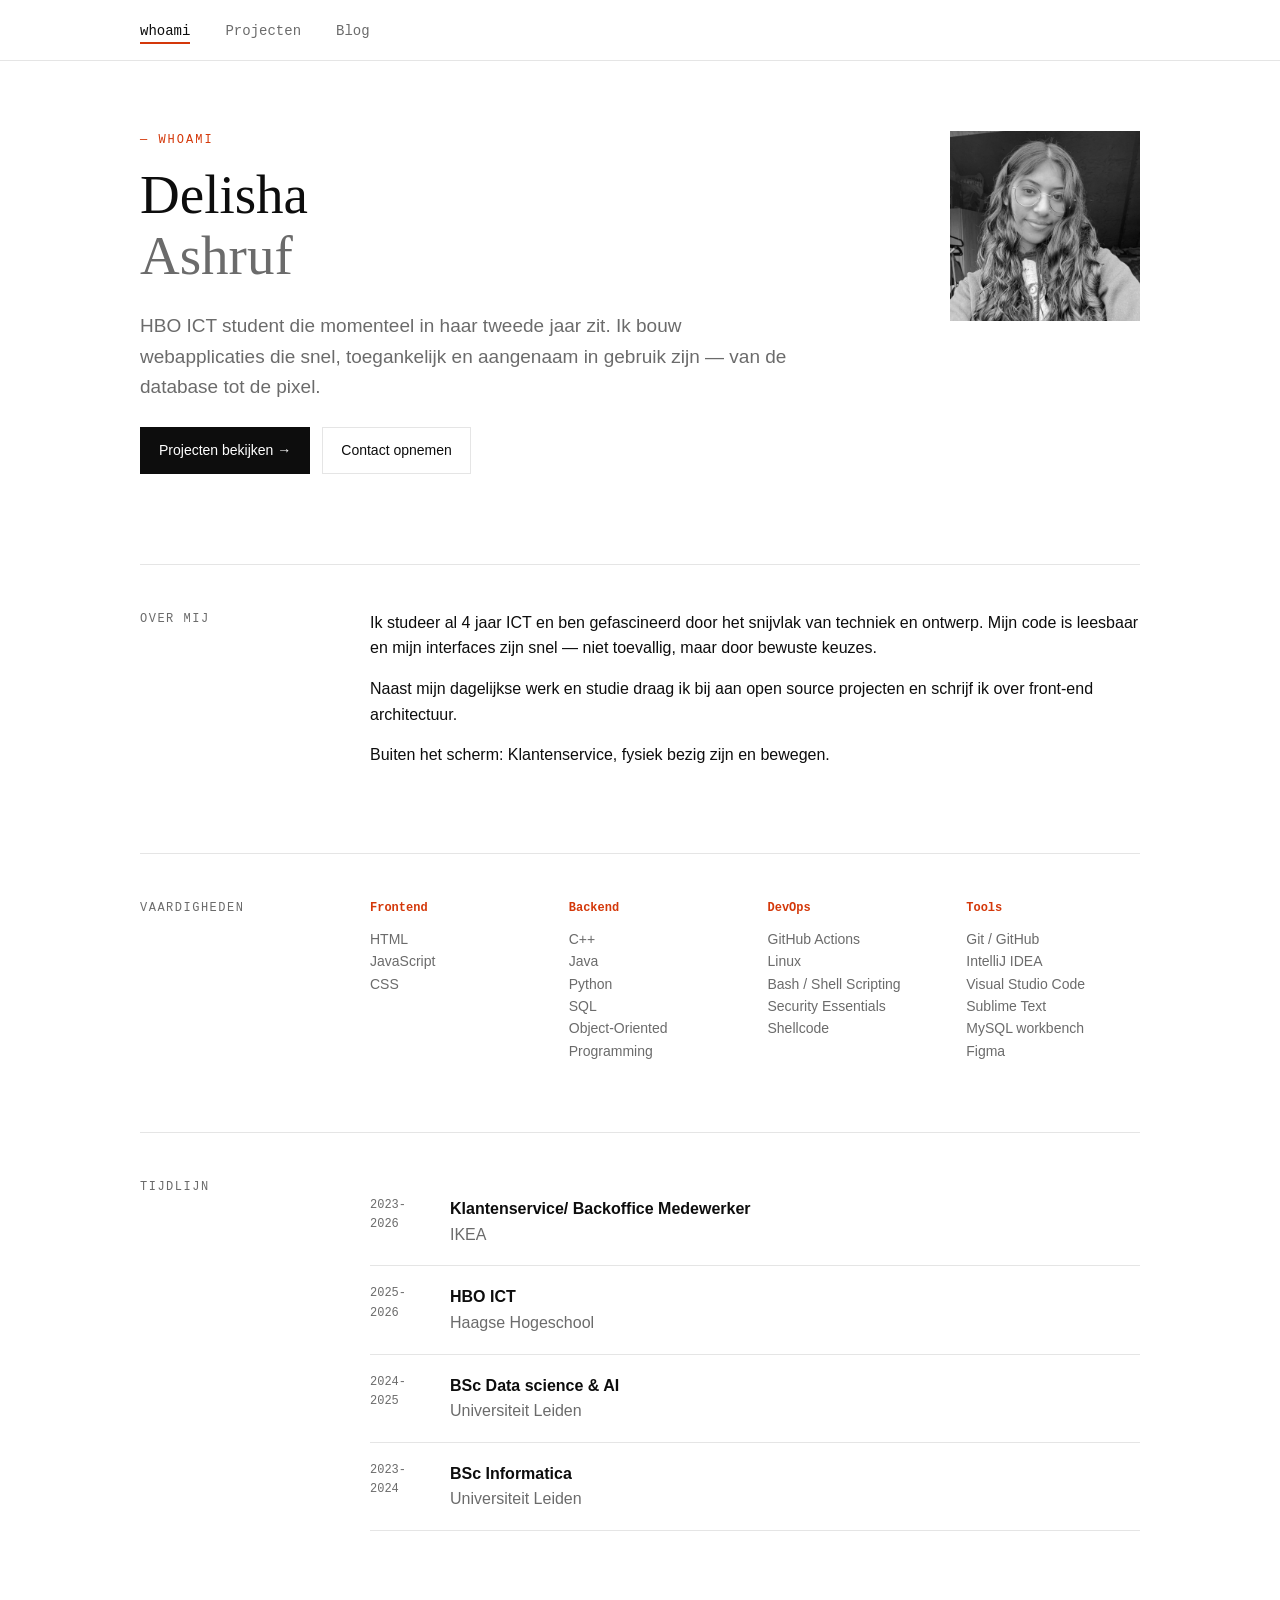
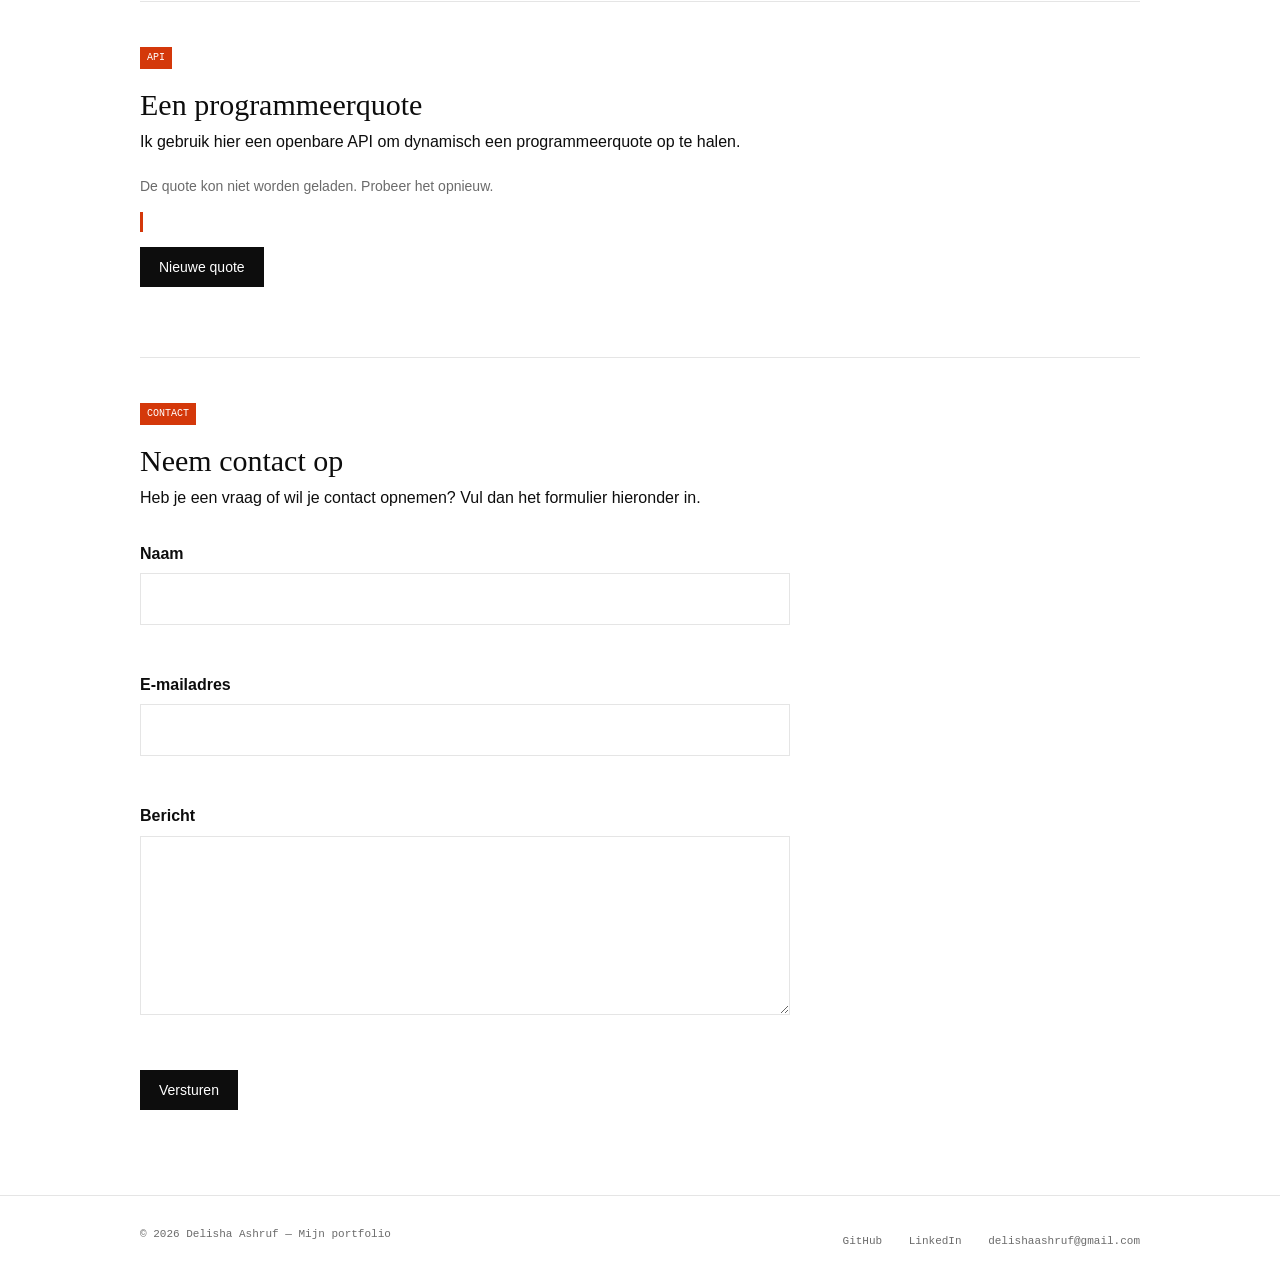
<file: index.html>
<!DOCTYPE html>
<html lang="nl">

<head>
    <!--
        Geeft aan dat dit een HTML5-document is.
    -->
    <meta charset="utf-8"/>

    <!--
        De viewport zorgt ervoor dat de website zich aanpast
        aan de breedte van het scherm.
        Dit is belangrijk voor responsive design op bijvoorbeeld
        een telefoon of tablet.
    -->
    <meta
        content="width=device-width, initial-scale=1.0"
        name="viewport"
    />

    <!--
        Titel die zichtbaar wordt in het browsertabblad.
    -->
    <title>Whoami - Delisha Ashruf</title>

    <!--
        Koppeling naar het externe CSS-bestand.

        HTML bepaalt voornamelijk de structuur van de pagina.
        CSS bepaalt voornamelijk de vormgeving en layout.
    -->
    <link
        href="style.css"
        rel="stylesheet"
    />
</head>


<body>

    <!-- ==================================================
         HEADER EN NAVIGATIE
         ================================================== -->

    <header>

        <div class="container">

            <!--
                De nav bevat de belangrijkste navigatielinks
                van mijn portfolio.
            -->
            <nav>

                <ul>

                    <!--
                        class="active" geeft aan op welke pagina
                        de gebruiker zich momenteel bevindt.
                    -->
                    <li>
                        <a
                            class="active"
                            href="index.html"
                        >
                            whoami
                        </a>
                    </li>

                    <!-- Link naar de projectenpagina -->
                    <li>
                        <a href="projecten.html">
                            Projecten
                        </a>
                    </li>

                    <!-- Link naar de blogpagina -->
                    <li>
                        <a href="blog.html">
                            Blog
                        </a>
                    </li>

                </ul>

            </nav>

        </div>

    </header>


    <!-- ==================================================
         HOOFDINHOUD
         ================================================== -->

    <main class="container page">


        <!-- ==================================================
             HERO / INTRODUCTIE
             ================================================== -->

        <!--
            De hero is het eerste grote gedeelte van de pagina.
            Hier stel ik mezelf kort voor.
        -->
        <section class="hero">

            <div class="hero-text">

                <!--
                    Klein label boven mijn naam.
                -->
                <div class="label">
                    — whoami
                </div>


                <!--
                    h1 is de belangrijkste titel van de pagina.
                    Daarom gebruik ik hier mijn naam als hoofdheading.

                    <br/> zorgt ervoor dat mijn voor- en achternaam
                    op een nieuwe regel komen.
                -->
                <h1>
                    Delisha<br/>
                    <span style="color:#6b6b6b;">
                        Ashruf
                    </span>
                </h1>


                <!--
                    Korte introductie over mijzelf.
                -->
                <p class="intro">
                    HBO ICT student die momenteel in haar tweede jaar zit.
                    Ik bouw webapplicaties die snel, toegankelijk en
                    aangenaam in gebruik zijn — van de database tot de pixel.
                </p>


                <!--
                    Deze twee links zijn vormgegeven als knoppen.

                    De eerste link verwijst naar mijn projecten.
                    De tweede gebruikt mailto om een e-mail te openen.
                -->
                <div class="buttons">

                    <!-- Link naar de projectenpagina -->
                    <a
                        class="button primary"
                        href="projecten.html"
                    >
                        Projecten bekijken →
                    </a>

                    <!-- Link waarmee de gebruiker contact kan opnemen -->
                    <a
                        class="button"
                        href="mailto:delishaashruf@gmail.com"
                    >
                        Contact opnemen
                    </a>

                </div>

            </div>


            <!--
                Afbeelding van mijzelf.

                De alt-tekst beschrijft de afbeelding.
                Dit is belangrijk voor toegankelijkheid, bijvoorbeeld
                wanneer iemand een screenreader gebruikt.
            -->
            <img
                alt="Portretfoto van Delisha Ashruf"
                class="photo"
                src="delisha.JPG"
            />

        </section>


        <!-- ==================================================
             OVER MIJ
             ================================================== -->

        <!--
            Elke belangrijke inhoudelijke groep staat in een
            eigen section.

            Hierdoor is de HTML semantischer en blijft de
            structuur overzichtelijk.
        -->
        <section class="section">

            <div class="section-grid">

                <!-- Titel van deze sectie -->
                <h2 class="section-title">
                    Over mij
                </h2>


                <!-- Tekst over mijzelf -->
                <div>

                    <p>
                        Ik studeer al 4 jaar ICT en ben gefascineerd door het
                        snijvlak van techniek en ontwerp. Mijn code is leesbaar
                        en mijn interfaces zijn snel — niet toevallig, maar
                        door bewuste keuzes.
                    </p>


                    <p>
                        Naast mijn dagelijkse werk en studie draag ik bij aan
                        open source projecten en schrijf ik over front-end architectuur.
                    </p>


                    <p>
                        Buiten het scherm: Klantenservice, fysiek bezig zijn en bewegen.
                    </p>

                </div>

            </div>

        </section>


        <!-- ==================================================
             VAARDIGHEDEN
             ================================================== -->

        <!--
            Hier staan mijn technische vaardigheden.

            Ik heb ze verdeeld over verschillende categorieën
            zodat de informatie overzichtelijk blijft.
        -->
        <section class="section">

            <div class="section-grid">

                <!-- Titel van de vaardigheden-sectie -->
                <h2 class="section-title">
                    Vaardigheden
                </h2>


                <!--
                    Container waarin de verschillende
                    vaardigheidscategorieën staan.
                -->
                <div class="skills">


                    <!-- ==========================
                         FRONTEND
                         ========================== -->

                    <div>

                        <h3>
                            Frontend
                        </h3>

                        <ul>
                            <li>HTML</li>
                            <li>JavaScript</li>
                            <li>CSS</li>
                        </ul>

                    </div>


                    <!-- ==========================
                         BACKEND
                         ========================== -->

                    <div>

                        <h3>
                            Backend
                        </h3>

                        <ul>
                            <li>C++</li>
                            <li>Java</li>
                            <li>Python</li>
                            <li>SQL</li>
                            <li>Object-Oriented Programming</li>
                        </ul>

                    </div>


                    <!-- ==========================
                         DEVOPS
                         ========================== -->

                    <div>

                        <h3>
                            DevOps
                        </h3>

                        <ul>
                            <li>GitHub Actions</li>
                            <li>Linux</li>
                            <li>Bash / Shell Scripting</li>
                            <li>Security Essentials</li>
                            <li>Shellcode</li>
                        </ul>

                    </div>


                    <!-- ==========================
                         TOOLS
                         ========================== -->

                    <div>

                        <h3>
                            Tools
                        </h3>

                        <ul>
                            <li>Git / GitHub</li>
                            <li>IntelliJ IDEA</li>
                            <li>Visual Studio Code</li>
                            <li>Sublime Text</li>
                            <li>MySQL workbench</li>
                            <li>Figma</li>
                        </ul>

                    </div>

                </div>

            </div>

        </section>


        <!-- ==================================================
             TIJDLIJN
             ================================================== -->

        <!--
            Een ordered list (<ol>) wordt hier gebruikt omdat
            de onderdelen een chronologische volgorde hebben.

            Een <ol> is bedoeld voor een lijst waarbij de
            volgorde betekenis heeft.
        -->
        <section class="section">

            <div class="section-grid">

                <!-- Titel van de tijdlijn -->
                <h2 class="section-title">
                    Tijdlijn
                </h2>


                <!--
                    Chronologische lijst van werkervaring
                    en opleidingen.
                -->
                <ol class="timeline">


                    <!-- ==========================
                         WERKERVARING
                         ========================== -->

                    <li>

                        <!-- Periode -->
                        <span class="year">
                            2023-2026
                        </span>

                        <div>

                            <!-- Functie -->
                            <strong>
                                Klantenservice/ Backoffice Medewerker
                            </strong>

                            <br/>

                            <!-- Organisatie -->
                            <span style="color:#6b6b6b;">
                                IKEA
                            </span>

                        </div>

                    </li>


                    <!-- ==========================
                         HUIDIGE OPLEIDING
                         ========================== -->

                    <li>

                        <!-- Periode -->
                        <span class="year">
                            2025-2026
                        </span>

                        <div>

                            <!-- Opleiding -->
                            <strong>
                                HBO ICT
                            </strong>

                            <br/>

                            <!-- Onderwijsinstelling -->
                            <span style="color:#6b6b6b;">
                                Haagse Hogeschool
                            </span>

                        </div>

                    </li>


                    <!-- ==========================
                         VORIGE OPLEIDING
                         ========================== -->

                    <li>

                        <!-- Periode -->
                        <span class="year">
                            2024-2025
                        </span>

                        <div>

                            <!-- Opleiding -->
                            <strong>
                                BSc Data science &amp; AI
                            </strong>

                            <br/>

                            <!-- Onderwijsinstelling -->
                            <span style="color:#6b6b6b;">
                                Universiteit Leiden
                            </span>

                        </div>

                    </li>


                    <!-- ==========================
                         VORIGE OPLEIDING
                         ========================== -->

                    <li>

                        <!-- Periode -->
                        <span class="year">
                            2023-2024
                        </span>

                        <div>

                            <!-- Opleiding -->
                            <strong>
                                BSc Informatica
                            </strong>

                            <br/>

                            <!-- Onderwijsinstelling -->
                            <span style="color:#6b6b6b;">
                                Universiteit Leiden
                            </span>

                        </div>

                    </li>

                </ol>

            </div>

        </section>


        <!-- ==================================================
             OPDRACHT 2 - API
             ================================================== -->

        <!--
            Deze section hoort bij WPFW Opdracht 2.

            Met JavaScript wordt hier dynamisch een quote
            opgehaald vanuit een externe API.

            De HTML bevat de structuur en de plek waar de
            quote uiteindelijk moet verschijnen.
        -->
        <section
            class="opdracht2-section"
            id="programmeerquote"
        >

            <!-- Categorie-label -->
            <span class="category">
                API
            </span>


            <!-- Titel van de API-sectie -->
            <h2>
                Een programmeerquote
            </h2>


            <!-- Uitleg over het gebruik van de API -->
            <p>
                Ik gebruik hier een openbare API om dynamisch
                een programmeerquote op te halen.
            </p>


            <!--
                aria-live="polite" zorgt ervoor dat wijzigingen
                in dit element toegankelijk worden doorgegeven
                aan een screenreader.

                JavaScript kan de tekst bijvoorbeeld veranderen
                van "Quote wordt geladen..." naar een andere status.
            -->
            <div
                aria-live="polite"
                class="quote-status"
                id="quote-status"
            >
                Quote wordt geladen...
            </div>


            <!--
                Hier wordt de quote door JavaScript ingevuld.

                Het element is leeg in de HTML omdat de gegevens
                vanuit de API worden opgehaald.
            -->
            <blockquote
                class="quote-content"
                id="quote-content"
            ></blockquote>


            <!--
                Hier wordt de naam van de auteur door
                JavaScript ingevuld.
            -->
            <p
                class="quote-author"
                id="quote-author"
            ></p>


            <!--
                Deze knop kan via JavaScript een nieuwe
                quote ophalen wanneer de gebruiker erop klikt.
            -->
            <button
                class="button primary"
                id="new-quote"
                type="button"
            >
                Nieuwe quote
            </button>

        </section>


        <!-- ==================================================
             OPDRACHT 2 - CONTACTFORMULIER
             ================================================== -->

        <section
            class="opdracht2-section"
            id="contact"
        >

            <!-- Categorie-label -->
            <span class="category">
                CONTACT
            </span>


            <!-- Titel van het contactformulier -->
            <h2>
                Neem contact op
            </h2>


            <!-- Korte uitleg voor de gebruiker -->
            <p>
                Heb je een vraag of wil je contact opnemen?
                Vul dan het formulier hieronder in.
            </p>


            <!--
                Contactformulier.

                novalidate zorgt ervoor dat de standaard
                browservalidatie wordt uitgeschakeld.

                Hierdoor kan JavaScript zelf bepalen hoe
                de validatie en foutmeldingen worden uitgevoerd.
            -->
            <form
                class="contact-form"
                id="contact-form"
                novalidate
            >


                <!-- ==========================
                     NAAM
                     ========================== -->

                <div class="form-field">

                    <!--
                        for="naam" koppelt het label aan
                        het inputveld met id="naam".
                    -->
                    <label for="naam">
                        Naam
                    </label>


                    <!--
                        Inputveld voor de naam.

                        aria-describedby verwijst naar de
                        mogelijke foutmelding.

                        aria-invalid geeft aan of de huidige
                        invoer geldig is.

                        autocomplete helpt de browser bij
                        het automatisch invullen.
                    -->
                    <input
                        aria-describedby="naam-error"
                        aria-invalid="false"
                        autocomplete="name"
                        id="naam"
                        name="naam"
                        type="text"
                    />


                    <!--
                        Hier kan JavaScript een foutmelding plaatsen.

                        aria-live zorgt ervoor dat de wijziging
                        toegankelijk wordt aangekondigd.
                    -->
                    <p
                        aria-live="polite"
                        class="field-error"
                        id="naam-error"
                    ></p>

                </div>


                <!-- ==========================
                     E-MAIL
                     ========================== -->

                <div class="form-field">

                    <!-- Label van het e-mailveld -->
                    <label for="email">
                        E-mailadres
                    </label>


                    <!--
                        Inputveld voor het e-mailadres.

                        type="email" geeft aan dat hier een
                        e-mailadres wordt verwacht.
                    -->
                    <input
                        aria-describedby="email-error"
                        aria-invalid="false"
                        autocomplete="email"
                        id="email"
                        name="email"
                        type="email"
                    />


                    <!--
                        Hier wordt een eventuele foutmelding
                        voor het e-mailadres geplaatst.
                    -->
                    <p
                        aria-live="polite"
                        class="field-error"
                        id="email-error"
                    ></p>

                </div>


                <!-- ==========================
                     BERICHT
                     ========================== -->

                <div class="form-field">

                    <!-- Label van het berichtveld -->
                    <label for="bericht">
                        Bericht
                    </label>


                    <!--
                        textarea wordt gebruikt voor langere
                        tekst, zoals een bericht.
                    -->
                    <textarea
                        aria-describedby="bericht-error"
                        aria-invalid="false"
                        id="bericht"
                        rows="6"
                    ></textarea>


                    <!--
                        Hier wordt een eventuele foutmelding
                        voor het bericht geplaatst.
                    -->
                    <p
                        aria-live="polite"
                        class="field-error"
                        id="bericht-error"
                    ></p>

                </div>


                <!--
                    Submit-knop van het formulier.

                    JavaScript kan eerst controleren of
                    de ingevulde gegevens geldig zijn.
                -->
                <button
                    class="button primary"
                    type="submit"
                >
                    Versturen
                </button>


                <!--
                    Hier kan JavaScript een succesmelding
                    plaatsen nadat het formulier correct
                    is gecontroleerd.
                -->
                <p
                    aria-live="polite"
                    class="form-success"
                    id="form-success"
                ></p>

            </form>

        </section>

    </main>


    <!-- ==================================================
         FOOTER
         ================================================== -->

    <footer>

        <div class="container footer-content">

            <!-- Copyrightinformatie -->
            <p>
                © 2026 Delisha Ashruf — Mijn portfolio
            </p>


            <!--
                Links naar externe/professionele
                contactmogelijkheden.
            -->
            <div class="links">

                <!--
                    target="_blank" opent GitHub
                    in een nieuw tabblad.
                -->
                <a
                    href="https://github.com/delisha11"
                    target="_blank"
                >
                    GitHub
                </a>


                <!--
                    target="_blank" opent LinkedIn
                    in een nieuw tabblad.
                -->
                <a
                    href="https://linkedin.com"
                    target="_blank"
                >
                    LinkedIn
                </a>


                <!--
                    mailto opent het standaard
                    e-mailprogramma van de gebruiker.
                -->
                <a
                    href="mailto:delishaashruf@gmail.com"
                >
                    delishaashruf@gmail.com
                </a>

            </div>

        </div>

    </footer>


    <!-- ==================================================
         JAVASCRIPT
         ================================================== -->

    <!--
        Koppeling naar het JavaScript-bestand.

        defer zorgt ervoor dat het script pas wordt uitgevoerd
        nadat de HTML is ingelezen.

        Hierdoor kan JavaScript veilig zoeken naar elementen
        zoals:
        - #contact-form
        - #new-quote
        - #quote-content
    -->
    <script
        defer
        src="script.js"
    ></script>

</body>
</html>
</file>
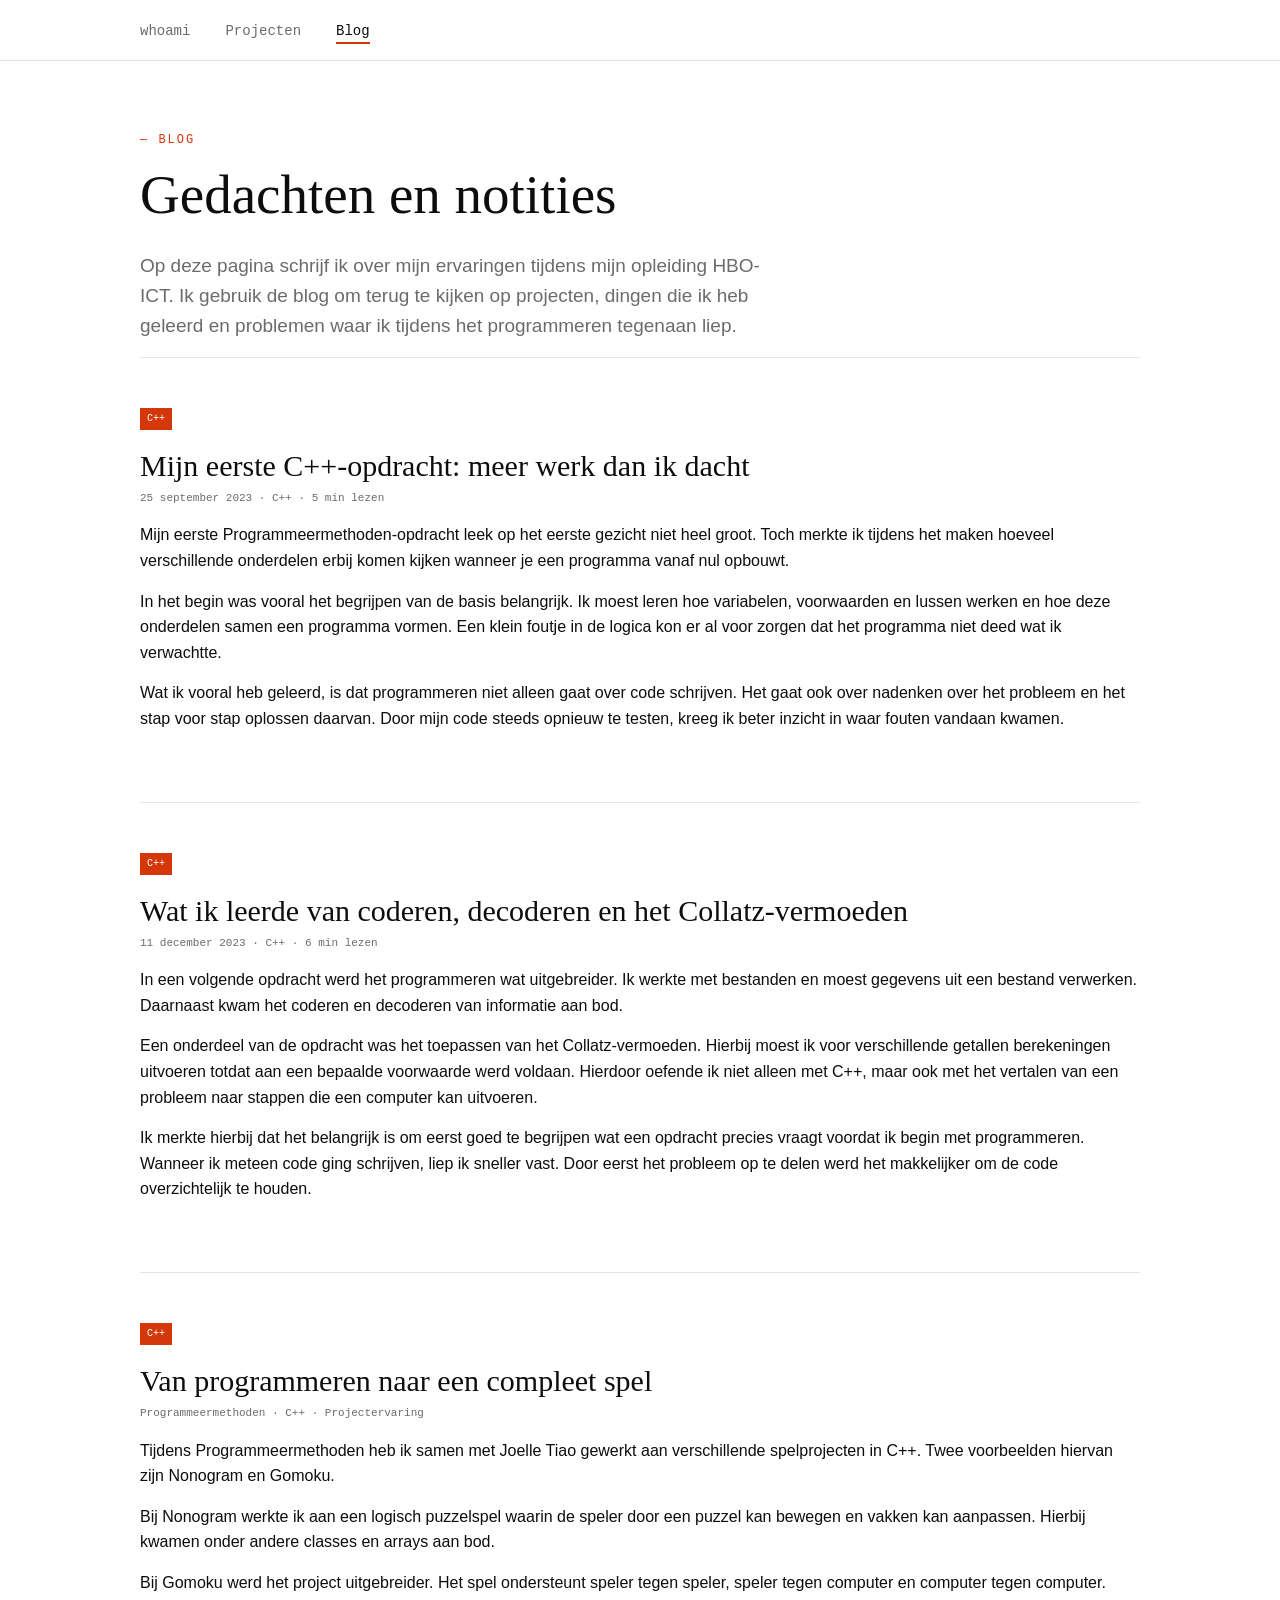
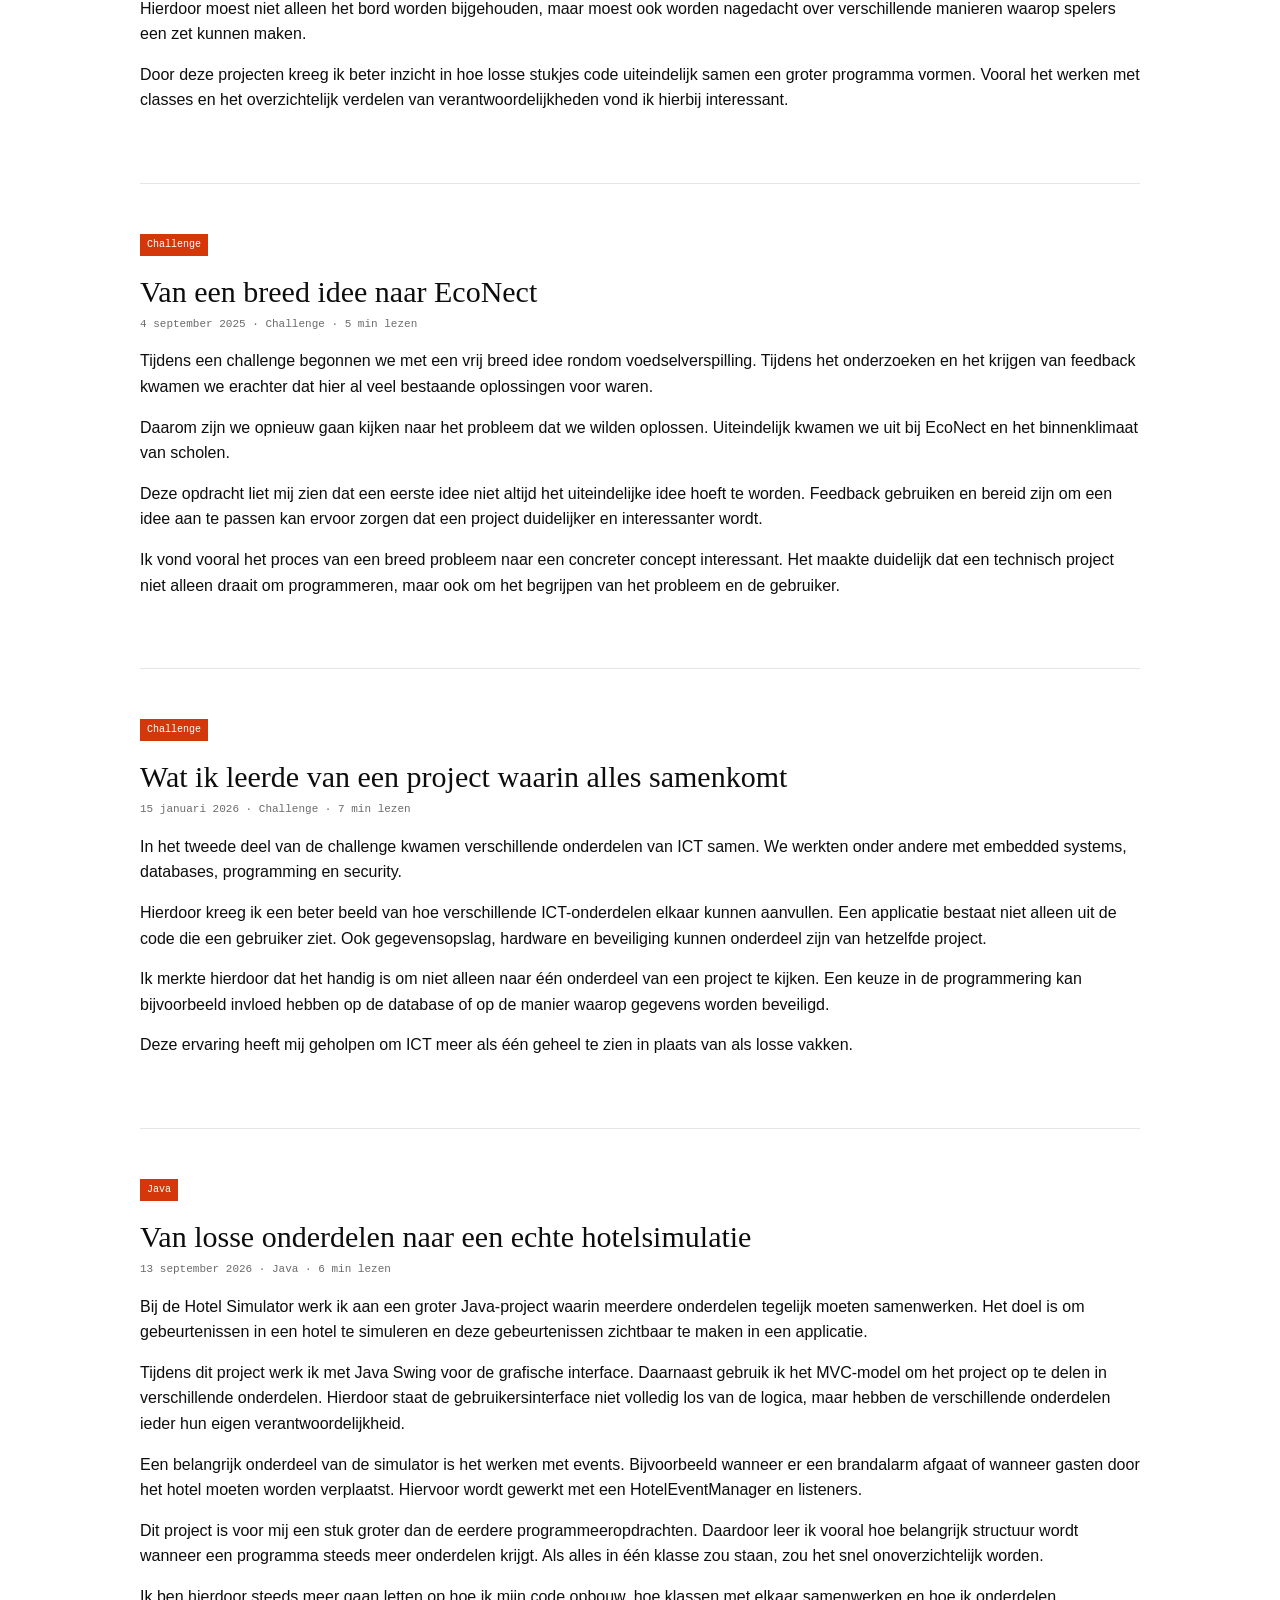
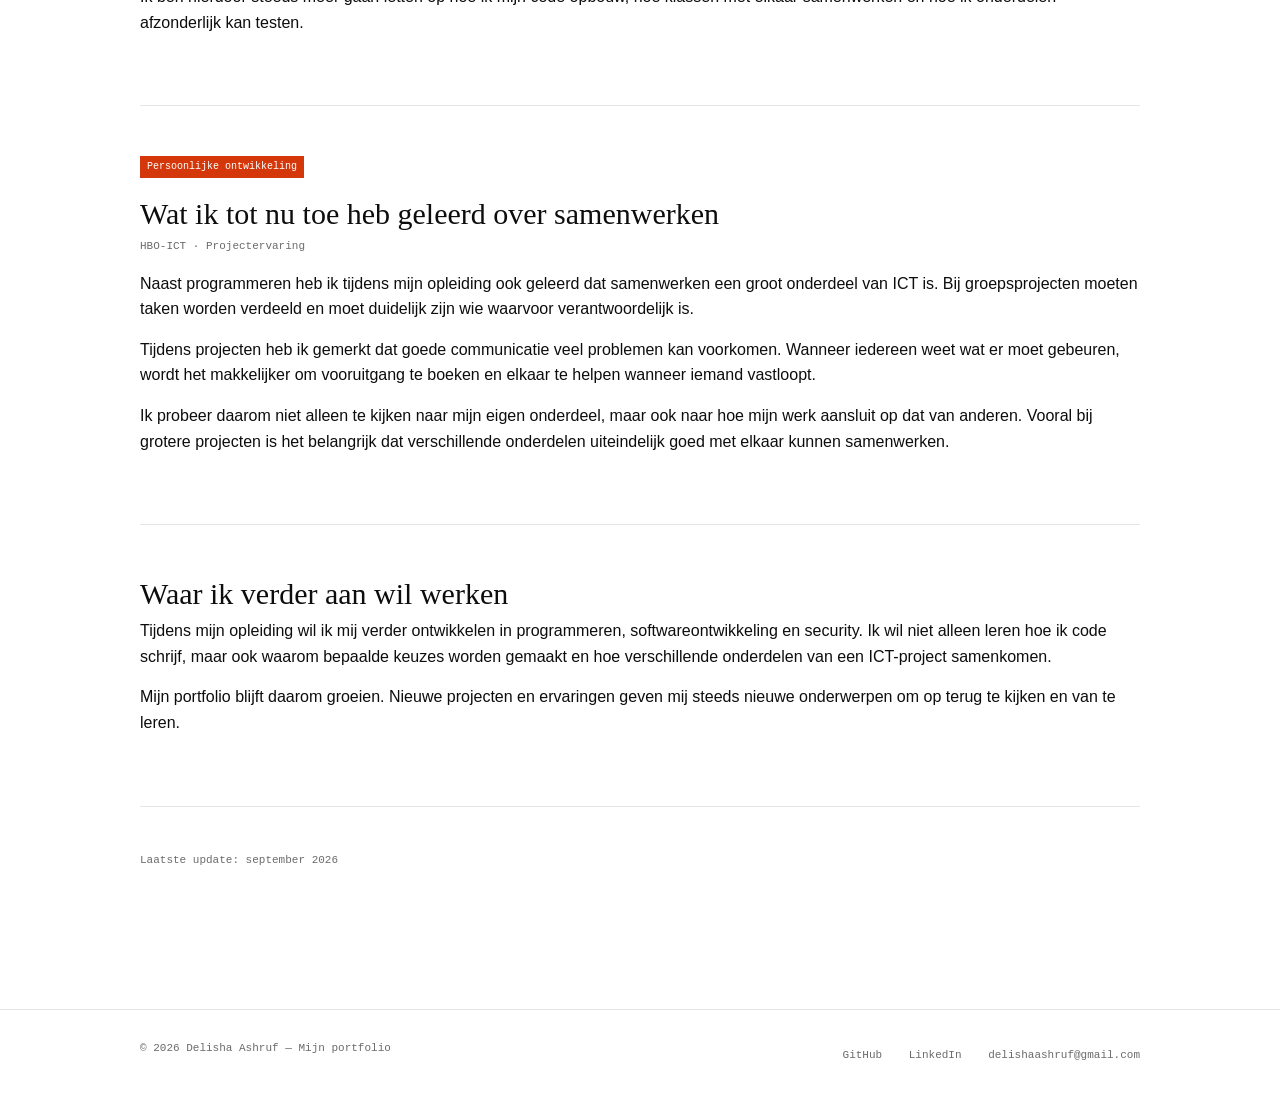
<file: blog.html>
<!DOCTYPE html>
<html lang="nl">

<head>
    <!-- Geeft aan dat het document HTML5 gebruikt -->
    <meta charset="utf-8">

    <!-- Zorgt ervoor dat de pagina goed schaalt op verschillende schermformaten -->
    <meta content="width=device-width, initial-scale=1.0" name="viewport">

    <!-- Titel die in het browsertabblad wordt weergegeven -->
    <title>Blog - Delisha Ashruf</title>

    <!-- Koppeling naar het externe CSS-bestand voor de opmaak -->
    <link href="style.css" rel="stylesheet">
</head>

<body>

    <!-- Header bevat de navigatie van de website -->
    <header>
        <div class="container">

            <!-- Navigatiemenu waarmee tussen de pagina's kan worden gewisseld -->
            <nav>
                <ul>
                    <li>
                        <a href="index.html">whoami</a>
                    </li>

                    <li>
                        <a href="projecten.html">Projecten</a>
                    </li>

                    <!-- class="active" geeft aan dat dit de huidige pagina is -->
                    <li>
                        <a class="active" href="blog.html">Blog</a>
                    </li>
                </ul>
            </nav>

        </div>
    </header>


    <!--
        Main bevat de belangrijkste inhoud van de pagina.
        De class "container" zorgt ervoor dat de inhoud dezelfde
        breedte/opmaak gebruikt als de andere pagina's.
    -->
    <main class="container page">

        <!-- Klein label bovenaan de pagina -->
        <div class="label">— Blog</div>

        <!-- Hoofdtitel van de blogpagina -->
        <h1>Gedachten en notities</h1>

        <!-- Introductietekst van de blog -->
        <p class="intro">
            Op deze pagina schrijf ik over mijn ervaringen tijdens mijn opleiding
            HBO-ICT. Ik gebruik de blog om terug te kijken op projecten, dingen
            die ik heb geleerd en problemen waar ik tijdens het programmeren
            tegenaan liep.
        </p>


        <!--
            BLOGARTIKEL 1
            Onderwerp: C++
        -->
        <section class="section">

            <!-- Categorie van dit blogartikel -->
            <span class="category">C++</span>

            <!-- Titel van het blogartikel -->
            <h2>Mijn eerste C++-opdracht: meer werk dan ik dacht</h2>

            <!-- Datum, onderwerp en geschatte leestijd -->
            <p class="date">
                25 september 2023 · C++ · 5 min lezen
            </p>

            <!-- Eerste alinea van het artikel -->
            <p>
                Mijn eerste Programmeermethoden-opdracht leek op het eerste gezicht
                niet heel groot. Toch merkte ik tijdens het maken hoeveel verschillende
                onderdelen erbij komen kijken wanneer je een programma vanaf nul opbouwt.
            </p>

            <!-- Tweede alinea -->
            <p>
                In het begin was vooral het begrijpen van de basis belangrijk.
                Ik moest leren hoe variabelen, voorwaarden en lussen werken en hoe
                deze onderdelen samen een programma vormen. Een klein foutje in de
                logica kon er al voor zorgen dat het programma niet deed wat ik verwachtte.
            </p>

            <!-- Derde alinea -->
            <p>
                Wat ik vooral heb geleerd, is dat programmeren niet alleen gaat over
                code schrijven. Het gaat ook over nadenken over het probleem en het
                stap voor stap oplossen daarvan. Door mijn code steeds opnieuw te
                testen, kreeg ik beter inzicht in waar fouten vandaan kwamen.
            </p>

        </section>


        <!--
            BLOGARTIKEL 2
            Onderwerp: Coderen, decoderen en het Collatz-vermoeden
        -->
        <section class="section">

            <span class="category">C++</span>

            <h2>Wat ik leerde van coderen, decoderen en het Collatz-vermoeden</h2>

            <p class="date">
                11 december 2023 · C++ · 6 min lezen
            </p>

            <p>
                In een volgende opdracht werd het programmeren wat uitgebreider.
                Ik werkte met bestanden en moest gegevens uit een bestand verwerken.
                Daarnaast kwam het coderen en decoderen van informatie aan bod.
            </p>

            <p>
                Een onderdeel van de opdracht was het toepassen van het
                Collatz-vermoeden. Hierbij moest ik voor verschillende getallen
                berekeningen uitvoeren totdat aan een bepaalde voorwaarde werd voldaan.
                Hierdoor oefende ik niet alleen met C++, maar ook met het vertalen
                van een probleem naar stappen die een computer kan uitvoeren.
            </p>

            <p>
                Ik merkte hierbij dat het belangrijk is om eerst goed te begrijpen
                wat een opdracht precies vraagt voordat ik begin met programmeren.
                Wanneer ik meteen code ging schrijven, liep ik sneller vast.
                Door eerst het probleem op te delen werd het makkelijker om de code
                overzichtelijk te houden.
            </p>

        </section>


        <!--
            BLOGARTIKEL 3
            Onderwerp: Nonogram en Gomoku
        -->
        <section class="section">

            <span class="category">C++</span>

            <h2>Van programmeren naar een compleet spel</h2>

            <p class="date">
                Programmeermethoden · C++ · Projectervaring
            </p>

            <p>
                Tijdens Programmeermethoden heb ik samen met Joelle Tiao gewerkt
                aan verschillende spelprojecten in C++. Twee voorbeelden hiervan
                zijn Nonogram en Gomoku.
            </p>

            <p>
                Bij Nonogram werkte ik aan een logisch puzzelspel waarin de speler
                door een puzzel kan bewegen en vakken kan aanpassen. Hierbij kwamen
                onder andere classes en arrays aan bod.
            </p>

            <p>
                Bij Gomoku werd het project uitgebreider. Het spel ondersteunt
                speler tegen speler, speler tegen computer en computer tegen computer.
                Hierdoor moest niet alleen het bord worden bijgehouden, maar moest
                ook worden nagedacht over verschillende manieren waarop spelers
                een zet kunnen maken.
            </p>

            <p>
                Door deze projecten kreeg ik beter inzicht in hoe losse stukjes code
                uiteindelijk samen een groter programma vormen. Vooral het werken
                met classes en het overzichtelijk verdelen van verantwoordelijkheden
                vond ik hierbij interessant.
            </p>

        </section>


        <!--
            BLOGARTIKEL 4
            Onderwerp: EcoNect en de Challenge
        -->
        <section class="section">

            <span class="category">Challenge</span>

            <h2>Van een breed idee naar EcoNect</h2>

            <p class="date">
                4 september 2025 · Challenge · 5 min lezen
            </p>

            <p>
                Tijdens een challenge begonnen we met een vrij breed idee rondom
                voedselverspilling. Tijdens het onderzoeken en het krijgen van feedback
                kwamen we erachter dat hier al veel bestaande oplossingen voor waren.
            </p>

            <p>
                Daarom zijn we opnieuw gaan kijken naar het probleem dat we wilden
                oplossen. Uiteindelijk kwamen we uit bij EcoNect en het binnenklimaat
                van scholen.
            </p>

            <p>
                Deze opdracht liet mij zien dat een eerste idee niet altijd het
                uiteindelijke idee hoeft te worden. Feedback gebruiken en bereid zijn
                om een idee aan te passen kan ervoor zorgen dat een project duidelijker
                en interessanter wordt.
            </p>

            <p>
                Ik vond vooral het proces van een breed probleem naar een concreter
                concept interessant. Het maakte duidelijk dat een technisch project
                niet alleen draait om programmeren, maar ook om het begrijpen van het
                probleem en de gebruiker.
            </p>

        </section>


        <!--
            BLOGARTIKEL 5
            Onderwerp: Technische onderdelen van EcoNect
        -->
        <section class="section">

            <span class="category">Challenge</span>

            <h2>Wat ik leerde van een project waarin alles samenkomt</h2>

            <p class="date">
                15 januari 2026 · Challenge · 7 min lezen
            </p>

            <p>
                In het tweede deel van de challenge kwamen verschillende onderdelen
                van ICT samen. We werkten onder andere met embedded systems, databases,
                programming en security.
            </p>

            <p>
                Hierdoor kreeg ik een beter beeld van hoe verschillende ICT-onderdelen
                elkaar kunnen aanvullen. Een applicatie bestaat niet alleen uit de
                code die een gebruiker ziet. Ook gegevensopslag, hardware en beveiliging
                kunnen onderdeel zijn van hetzelfde project.
            </p>

            <p>
                Ik merkte hierdoor dat het handig is om niet alleen naar één onderdeel
                van een project te kijken. Een keuze in de programmering kan bijvoorbeeld
                invloed hebben op de database of op de manier waarop gegevens worden
                beveiligd.
            </p>

            <p>
                Deze ervaring heeft mij geholpen om ICT meer als één geheel te zien
                in plaats van als losse vakken.
            </p>

        </section>


        <!--
            BLOGARTIKEL 6
            Onderwerp: Java en Hotel Simulator
        -->
        <section class="section">

            <span class="category">Java</span>

            <h2>Van losse onderdelen naar een echte hotelsimulatie</h2>

            <p class="date">
                13 september 2026 · Java · 6 min lezen
            </p>

            <p>
                Bij de Hotel Simulator werk ik aan een groter Java-project waarin
                meerdere onderdelen tegelijk moeten samenwerken. Het doel is om
                gebeurtenissen in een hotel te simuleren en deze gebeurtenissen
                zichtbaar te maken in een applicatie.
            </p>

            <p>
                Tijdens dit project werk ik met Java Swing voor de grafische interface.
                Daarnaast gebruik ik het MVC-model om het project op te delen in
                verschillende onderdelen. Hierdoor staat de gebruikersinterface niet
                volledig los van de logica, maar hebben de verschillende onderdelen
                ieder hun eigen verantwoordelijkheid.
            </p>

            <p>
                Een belangrijk onderdeel van de simulator is het werken met events.
                Bijvoorbeeld wanneer er een brandalarm afgaat of wanneer gasten
                door het hotel moeten worden verplaatst. Hiervoor wordt gewerkt met
                een HotelEventManager en listeners.
            </p>

            <p>
                Dit project is voor mij een stuk groter dan de eerdere programmeeropdrachten.
                Daardoor leer ik vooral hoe belangrijk structuur wordt wanneer een
                programma steeds meer onderdelen krijgt. Als alles in één klasse zou
                staan, zou het snel onoverzichtelijk worden.
            </p>

            <p>
                Ik ben hierdoor steeds meer gaan letten op hoe ik mijn code opbouw,
                hoe klassen met elkaar samenwerken en hoe ik onderdelen afzonderlijk
                kan testen.
            </p>

        </section>


        <!--
            BLOGARTIKEL 7
            Onderwerp: Samenwerken
        -->
        <section class="section">

            <span class="category">Persoonlijke ontwikkeling</span>

            <h2>Wat ik tot nu toe heb geleerd over samenwerken</h2>

            <p class="date">
                HBO-ICT · Projectervaring
            </p>

            <p>
                Naast programmeren heb ik tijdens mijn opleiding ook geleerd dat
                samenwerken een groot onderdeel van ICT is. Bij groepsprojecten
                moeten taken worden verdeeld en moet duidelijk zijn wie waarvoor
                verantwoordelijk is.
            </p>

            <p>
                Tijdens projecten heb ik gemerkt dat goede communicatie veel problemen
                kan voorkomen. Wanneer iedereen weet wat er moet gebeuren, wordt het
                makkelijker om vooruitgang te boeken en elkaar te helpen wanneer
                iemand vastloopt.
            </p>

            <p>
                Ik probeer daarom niet alleen te kijken naar mijn eigen onderdeel,
                maar ook naar hoe mijn werk aansluit op dat van anderen. Vooral bij
                grotere projecten is het belangrijk dat verschillende onderdelen
                uiteindelijk goed met elkaar kunnen samenwerken.
            </p>

        </section>


        <!--
            AFSLUITING VAN DE BLOG
            Hier wordt beschreven waar ik mij verder in wil ontwikkelen.
        -->
        <section class="section">

            <h2>Waar ik verder aan wil werken</h2>

            <p>
                Tijdens mijn opleiding wil ik mij verder ontwikkelen in programmeren,
                softwareontwikkeling en security. Ik wil niet alleen leren hoe ik
                code schrijf, maar ook waarom bepaalde keuzes worden gemaakt en hoe
                verschillende onderdelen van een ICT-project samenkomen.
            </p>

            <p>
                Mijn portfolio blijft daarom groeien. Nieuwe projecten en ervaringen
                geven mij steeds nieuwe onderwerpen om op terug te kijken en van te leren.
            </p>

        </section>


        <!-- Laatste update van de blogpagina -->
        <div class="section">
            <p class="date">
                Laatste update: september 2026
            </p>
        </div>

    </main>


    <!-- Footer onderaan de pagina -->
    <footer>
        <div class="container footer-content">

            <!-- Copyrightinformatie -->
            <p>
                © 2026 Delisha Ashruf — Mijn portfolio
            </p>

            <!-- Links naar externe/professionele contactmogelijkheden -->
            <div class="links">

                <!-- target="_blank" opent GitHub in een nieuw tabblad -->
                <a href="https://github.com/delisha11" target="_blank">
                    GitHub
                </a>

                <!-- target="_blank" opent LinkedIn in een nieuw tabblad -->
                <a href="https://linkedin.com" target="_blank">
                    LinkedIn
                </a>

                <!-- mailto opent het standaard e-mailprogramma -->
                <a href="mailto:delishaashruf@gmail.com">
                    delishaashruf@gmail.com
                </a>

            </div>
        </div>
    </footer>


    <!--
        JavaScript-bestand.
        "defer" zorgt ervoor dat het script wordt uitgevoerd nadat
        de HTML is ingelezen.
    -->
    <script defer="True" src="script.js"></script>

</body>
</html>
</file>
<file: style.css>
/* ==========================================================
   BASIS
   ========================================================== */

/*
   De universele selector (*) geldt voor alle HTML-elementen.
   box-sizing: border-box zorgt ervoor dat padding en border
   worden meegerekend in de totale breedte en hoogte.
   margin en padding worden op 0 gezet om standaard browser-
   marges te verwijderen.
*/
* {
    box-sizing: border-box;
    margin: 0;
    padding: 0;
}


/*
   In :root staan de kleuren die ik vaker gebruik.
   Door CSS-variabelen te gebruiken hoef ik dezelfde kleur
   niet steeds opnieuw op te schrijven.
*/
:root {
    --background: #ffffff;
    --text: #0d0d0d;
    --gray: #6b6b6b;
    --border: #e5e5e5;
    --accent: #d4380a;
    --light: #f7f7f7;
}


/*
   De body bevat de algemene opmaak van de hele website.
   De achtergrond is wit en de standaard tekstkleur is donker.
   line-height bepaalt de ruimte tussen tekstregels.
*/
body {
    font-family: Arial, sans-serif;
    background: var(--background);
    color: var(--text);
    line-height: 1.6;
}


/*
   .container zorgt ervoor dat de inhoud niet over de volledige
   breedte van een groot scherm wordt uitgerekt.
   width is 90% van het scherm, met maximaal 1000 pixels.
   margin: 0 auto centreert de container.
*/
.container {
    width: 90%;
    max-width: 1000px;
    margin: 0 auto;
}


/* ==========================================================
   NAVIGATIE
   ========================================================== */

/*
   De header bevat de navigatie.
   border-bottom geeft een subtiele lijn onder de navigatie.
   position: sticky zorgt ervoor dat de navigatie bovenaan
   blijft staan wanneer de gebruiker naar beneden scrollt.
*/
header {
    border-bottom: 1px solid var(--border);
    background: white;
    position: sticky;
    top: 0;
    z-index: 10;
}


/*
   De navigatie gebruikt Flexbox.
   Hierdoor kan ik de elementen makkelijk horizontaal
   uitlijnen.
*/
nav {
    min-height: 60px;
    display: flex;
    align-items: center;
}


/*
   De standaard bolletjes van de lijst worden verwijderd.
   display: flex zorgt ervoor dat de navigatie-items naast
   elkaar komen te staan.
   gap bepaalt de ruimte tussen de links.
*/
nav ul {
    list-style: none;
    display: flex;
    gap: 35px;
}


/*
   Algemene opmaak van de navigatielinks.
   Courier New gebruik ik hier om de navigatie een
   programmeerachtige uitstraling te geven.
*/
nav a {
    text-decoration: none;
    color: var(--gray);
    font-family: "Courier New", monospace;
    font-size: 14px;
}


/*
   Bezochte links behouden dezelfde kleur als normale links.
*/
nav a:visited {
    color: var(--gray);
}


/*
   Bij hover en op de actieve pagina wordt de tekst donker.
*/
nav a:hover,
nav a.active {
    color: var(--text);
}


/*
   De actieve pagina krijgt daarnaast een accentkleurige
   onderstreping.
*/
nav a.active {
    border-bottom: 2px solid var(--accent);
    padding-bottom: 3px;
}


/* ==========================================================
   ALGEMENE TEKST
   ========================================================== */

/*
   main krijgt minimaal de hoogte van het scherm minus
   ongeveer de ruimte van header en footer.
*/
main {
    min-height: calc(100vh - 140px);
}


/*
   Geeft boven en onder ruimte aan de pagina-inhoud.
*/
.page {
    padding: 70px 0;
}


/*
   .label wordt gebruikt voor kleine categorie-labels
   boven een grote titel.
*/
.label {
    color: var(--accent);
    font-family: "Courier New", monospace;
    font-size: 12px;
    text-transform: uppercase;
    letter-spacing: 2px;
    margin-bottom: 15px;
}


/*
   Voor de grote koppen gebruik ik Georgia.
   font-weight: normal zorgt ervoor dat de tekst niet vet wordt.
*/
h1,
h2 {
    font-family: Georgia, serif;
    font-weight: normal;
}


/*
   h1 is de grootste titel op de pagina.
*/
h1 {
    font-size: 55px;
    line-height: 1.1;
    margin-bottom: 25px;
}


/*
   Algemene grootte voor h2-koppen.
*/
h2 {
    font-size: 30px;
}


/*
   Alle paragrafen krijgen onderaan wat ruimte.
*/
p {
    margin-bottom: 15px;
}


/*
   .intro wordt gebruikt voor introductieteksten.
   max-width voorkomt dat een lange tekstregel over de
   volledige breedte van het scherm loopt.
*/
.intro {
    color: var(--gray);
    font-size: 19px;
    max-width: 650px;
}


/* ==========================================================
   KNOPPEN
   ========================================================== */

/*
   De knoppen worden met Flexbox naast elkaar geplaatst.
   flex-wrap zorgt ervoor dat ze op een klein scherm
   eventueel onder elkaar kunnen komen.
*/
.buttons {
    display: flex;
    gap: 12px;
    margin-top: 25px;
    flex-wrap: wrap;
}


/*
   Algemene opmaak van een knop.
*/
.button {
    display: inline-block;
    padding: 11px 18px;
    border: 1px solid var(--border);
    color: var(--text);
    text-decoration: none;
    font-size: 14px;
}


/*
   Bezochte knoppen behouden dezelfde tekstkleur.
*/
.button:visited {
    color: var(--text);
}


/*
   De primary-knop heeft een donkere achtergrond
   en witte tekst.
*/
.button.primary {
    background: var(--text);
    color: white;
    border-color: var(--text);
}


/*
   De tekst van een bezochte primary-knop blijft wit.
*/
.button.primary:visited {
    color: white;
}


/*
   Bij hover verandert de randkleur.
*/
.button:hover {
    border-color: var(--text);
}


/*
   De primary-knop krijgt bij hover de accentkleur.
*/
.button.primary:hover {
    background: var(--accent);
    border-color: var(--accent);
}


/* ==========================================================
   WHOAMI / HERO
   ========================================================== */

/*
   De hero bevat de introductietekst en de foto.
   Flexbox zorgt ervoor dat deze naast elkaar staan.
*/
.hero {
    display: flex;
    justify-content: space-between;
    gap: 50px;
    align-items: flex-start;
    margin-bottom: 90px;
}


/*
   De tekst neemt de beschikbare ruimte binnen de hero in.
*/
.hero-text {
    flex: 1;
}


/*
   De foto krijgt een vaste grootte.
   object-fit: cover zorgt ervoor dat de afbeelding
   netjes binnen het vierkant blijft.
   grayscale maakt de afbeelding zwart-wit.
*/
.photo {
    width: 190px;
    height: 190px;
    object-fit: cover;
    filter: grayscale(100%);
}


/* ==========================================================
   SECTIES
   ========================================================== */

/*
   Elke section krijgt bovenaan een dunne scheidingslijn.
   Hierdoor worden verschillende onderdelen van de pagina
   visueel van elkaar gescheiden.
*/
.section {
    border-top: 1px solid var(--border);
    padding-top: 45px;
    margin-bottom: 70px;
}


/*
   section-grid gebruikt CSS Grid om een titel links en
   de inhoud rechts te plaatsen.
*/
.section-grid {
    display: grid;
    grid-template-columns: 180px 1fr;
    gap: 50px;
}


/*
   Kleine titels van de verschillende secties.
*/
.section-title {
    font-family: "Courier New", monospace;
    text-transform: uppercase;
    letter-spacing: 1.5px;
    font-size: 12px;
    color: var(--gray);
}


/* ==========================================================
   VAARDIGHEDEN
   ========================================================== */

/*
   De vaardigheden worden verdeeld over vier kolommen.
   repeat(4, 1fr) betekent vier kolommen met gelijke breedte.
*/
.skills {
    display: grid;
    grid-template-columns: repeat(4, 1fr);
    gap: 25px;
}


/*
   De namen van de vaardigheidscategorieën krijgen
   de accentkleur.
*/
.skills h3 {
    font-family: "Courier New", monospace;
    color: var(--accent);
    font-size: 12px;
    margin-bottom: 10px;
}


/*
   De lijst met vaardigheden heeft geen standaard
   opsommingstekens.
*/
.skills ul {
    list-style: none;
    color: var(--gray);
    font-size: 14px;
}


/* ==========================================================
   TIJDLIJN
   ========================================================== */

/*
   De tijdlijn gebruikt een ordered list.
   De standaard nummering wordt verwijderd omdat het jaartal
   als eigen onderdeel wordt weergegeven.
*/
.timeline {
    list-style: none;
}


/*
   Elke regel van de tijdlijn gebruikt Grid.
   De eerste kolom is voor het jaartal en de tweede
   voor de opleiding of werkervaring.
*/
.timeline li {
    display: grid;
    grid-template-columns: 60px 1fr;
    gap: 20px;
    border-bottom: 1px solid var(--border);
    padding: 18px 0;
}


/*
   De jaartallen krijgen een kleiner lettertype en
   een grijze kleur.
*/
.year {
    font-family: "Courier New", monospace;
    color: var(--gray);
    font-size: 12px;
}


/* ==========================================================
   PROJECT FILTERS
   ========================================================== */

/*
   De filterknoppen worden met Flexbox naast elkaar gezet.
   flex-wrap zorgt ervoor dat ze op kleinere schermen
   naar een nieuwe regel kunnen gaan.
*/
.filters {
    display: flex;
    flex-wrap: wrap;
    gap: 8px;
    margin: 35px 0;
}


/*
   Algemene opmaak voor een filterknop.
*/
.filter {
    background: white;
    border: 1px solid var(--border);
    padding: 7px 12px;
    font-family: "Courier New", monospace;
    font-size: 12px;
    cursor: pointer;
}


/*
   De rand wordt donkerder wanneer de gebruiker
   over een filterknop beweegt.
*/
.filter:hover {
    border-color: var(--text);
}


/* ==========================================================
   PROJECTEN
   ========================================================== */

/*
   De projectkaarten worden weergegeven in twee kolommen.
   De borderkleur wordt gebruikt als achtergrond tussen
   de kaarten.
*/
.project-grid {
    display: grid;
    grid-template-columns: 1fr 1fr;
    gap: 1px;
    background: var(--border);
}


/*
   Een project is een klikbare kaart.
*/
.project {
    display: block;
    background: white;
    padding: 25px;
    color: var(--text);
    text-decoration: none;
}


/*
   Ook bezochte projectlinks behouden dezelfde opmaak.
*/
.project:visited {
    color: var(--text);
    text-decoration: none;
}


/*
   Bij hover krijgt de projectkaart een lichte achtergrond.
*/
.project:hover {
    background: var(--light);
    color: var(--text);
    text-decoration: none;
}


/*
   De projecttitel blijft donker.
*/
.project h2 {
    color: var(--text);
}


/*
   De afbeelding staat in een container met position: relative.
   Hierdoor kan het pijltje later absoluut ten opzichte van
   deze container worden geplaatst.
*/
.project-image {
    position: relative;
    overflow: hidden;
}


/*
   Alle projectafbeeldingen krijgen dezelfde hoogte.
   object-fit: cover voorkomt vervorming van afbeeldingen.
*/
.project img {
    display: block;
    width: 100%;
    height: 180px;
    object-fit: cover;
    margin-bottom: 20px;
    transition: transform 0.2s ease;
}


/*
   Bij hover wordt de afbeelding iets ingezoomd.
*/
.project:hover img {
    transform: scale(1.02);
}


/* ==========================================================
   PIJLTJE OP AFBEELDING
   ========================================================== */

/*
   Het pijltje staat rechtsboven op de projectafbeelding.
   position: absolute gebruikt de .project-image als
   referentiepunt.
*/
.project-arrow {
    position: absolute;
    right: 12px;
    top: 12px;
    width: 35px;
    height: 35px;

    display: flex;
    align-items: center;
    justify-content: center;

    background: white;
    color: var(--text);

    font-size: 18px;

    /*
       Het pijltje is standaard onzichtbaar.
    */
    opacity: 0;

    /*
       Het pijltje begint iets naar links.
    */
    transform: translateX(-5px);

    /*
       De overgang zorgt voor een vloeiende animatie.
    */
    transition:
        opacity 0.2s ease,
        transform 0.2s ease;
}


/*
   Wanneer de gebruiker over het project beweegt,
   wordt het pijltje zichtbaar en schuift het naar zijn positie.
*/
.project:hover .project-arrow {
    opacity: 1;
    transform: translateX(0);
}


/* ==========================================================
   PROJECTTEKST
   ========================================================== */

/*
   Ruimte onder de projecttitel.
*/
.project h2 {
    margin-bottom: 8px;
}


/*
   De korte omschrijving krijgt een grijze kleur
   en kleiner lettertype.
*/
.project .tagline {
    color: var(--gray);
    font-size: 14px;
    margin-bottom: 15px;
}


/*
   De langere projectbeschrijving wordt ook grijs weergegeven.
   :not(.tagline) zorgt ervoor dat de tagline hier niet
   nogmaals wordt aangesproken.
*/
.project-content > p:not(.tagline) {
    color: var(--gray);
    font-size: 14px;
}


/* ==========================================================
   STATUS
   ========================================================== */

/*
   De status, bijvoorbeeld "schoolopdracht", wordt
   weergegeven als een klein label.
*/
.status {
    display: inline-block;
    font-family: "Courier New", monospace;
    font-size: 10px;
    padding: 4px 7px;
    margin-bottom: 12px;
    background: var(--light);
    color: var(--gray);
}


/* ==========================================================
   TAGS
   ========================================================== */

/*
   De tags worden naast elkaar geplaatst.
   flex-wrap zorgt ervoor dat ze naar een volgende regel
   kunnen gaan als er niet genoeg ruimte is.
*/
.tags {
    display: flex;
    flex-wrap: wrap;
    gap: 6px;
    margin-top: 15px;
}


/*
   Elke individuele tag krijgt een lichte achtergrond.
*/
.tag {
    background: var(--light);
    color: var(--text);
    padding: 4px 7px;
    font-family: "Courier New", monospace;
    font-size: 10px;
}


/* ==========================================================
   BEKIJK PROJECT
   ========================================================== */

/*
   Dit is de tekst onderaan de projectkaart die aangeeft
   dat de gebruiker het project kan bekijken.
*/
.project-link-text {
    display: inline-block;
    margin-top: 22px;
    color: var(--text);
    text-decoration: none;
    font-family: "Courier New", monospace;
    font-size: 12px;
}


/*
   Bij hover wordt de tekst onderstreept.
*/
.project:hover .project-link-text {
    text-decoration: underline;
}


/* ==========================================================
   BLOG
   ========================================================== */

/*
   .category wordt gebruikt voor labels zoals C++, Java
   of Challenge.
*/
.category {
    display: inline-block;
    background: var(--accent);
    color: white;
    padding: 3px 7px;
    font-family: "Courier New", monospace;
    font-size: 10px;
    margin-bottom: 12px;
}


/*
   Datums en andere metadata worden kleiner en grijs weergegeven.
*/
.date {
    color: var(--gray);
    font-family: "Courier New", monospace;
    font-size: 11px;
}


/* ==========================================================
   FOOTER
   ========================================================== */

/*
   De footer krijgt bovenaan een scheidingslijn.
*/
footer {
    border-top: 1px solid var(--border);
    padding: 30px 0;
}


/*
   De inhoud van de footer wordt naast elkaar geplaatst.
*/
.footer-content {
    display: flex;
    justify-content: space-between;
    gap: 20px;
}


/*
   De tekst en links in de footer gebruiken een klein
   monospace-lettertype.
*/
footer p,
footer a {
    font-family: "Courier New", monospace;
    font-size: 11px;
    color: var(--gray);
}


/*
   Ruimte tussen de footerlinks.
*/
footer a {
    text-decoration: none;
    margin-left: 20px;
}


/*
   Bezochte links behouden dezelfde kleur.
*/
footer a:visited {
    color: var(--gray);
}


/*
   Bij hover wordt de footerlink oranje.
*/
footer a:hover {
    color: var(--accent);
}


/* ==========================================================
   MOBIEL
   ========================================================== */

/*
   Deze media query wordt gebruikt wanneer het scherm
   maximaal 700 pixels breed is.
   Hiermee wordt de website responsive gemaakt.
*/
@media (max-width: 700px) {

    /*
       Op een mobiel scherm is minder verticale ruimte nodig.
    */
    .page {
        padding: 45px 0;
    }


    /*
       De hoofdheading wordt kleiner op een kleiner scherm.
    */
    h1 {
        font-size: 42px;
    }


    /*
       De hero wordt onder elkaar geplaatst.
    */
    .hero {
        display: block;
    }


    /*
       De foto wordt kleiner en krijgt ruimte boven zich.
    */
    .photo {
        margin-top: 30px;
        width: 150px;
        height: 150px;
    }


    /*
       De section-grid gaat van twee kolommen naar één kolom.
    */
    .section-grid {
        grid-template-columns: 1fr;
        gap: 20px;
    }


    /*
       Op dit scherm worden vaardigheden en projecten
       weergegeven in twee kolommen.
    */
    .skills,
    .project-grid {
        grid-template-columns: 1fr 1fr;
    }


    /*
       De ruimte tussen navigatielinks wordt kleiner.
    */
    nav ul {
        gap: 18px;
    }


    /*
       De footer wordt onder elkaar geplaatst.
    */
    .footer-content {
        display: block;
    }


    /*
       De links krijgen bovenaan extra ruimte.
    */
    footer .links {
        margin-top: 15px;
    }


    /*
       Op mobiel worden de links anders uitgelijnd.
    */
    footer a {
        margin-left: 0;
        margin-right: 15px;
    }
}


/*
   Voor zeer kleine schermen van maximaal 480 pixels
   worden projecten en vaardigheden één kolom.
*/
@media (max-width: 480px) {

    .skills,
    .project-grid {
        grid-template-columns: 1fr;
    }


    /*
       De navigatie krijgt nog minder ruimte tussen de links.
    */
    nav ul {
        gap: 12px;
    }


    /*
       De navigatietekst wordt kleiner.
    */
    nav a {
        font-size: 12px;
    }
}


/* ==========================================================
   OPDRACHT 2
   ========================================================== */

/*
   De projectcontrols bevatten de filterknoppen en
   de sorteeroptie.
*/
#project-controls {
    display: flex;
    align-items: center;
    gap: 10px;
    flex-wrap: wrap;
    margin-bottom: 20px;
}


/*
   De filterknoppen binnen Opdracht 2 gebruiken hetzelfde
   lettertype als de rest van de interface.
*/
#project-controls .filter {
    cursor: pointer;
    font: inherit;
}


/*
   De actieve filter krijgt een donkere achtergrond.
*/
#project-controls .filter.active {
    background: var(--text);
    color: #fff;
}


/*
   Het label voor de sorteerkeuze.
*/
.sort-label {
    margin-left: 10px;
    color: var(--gray);
    font-size: 14px;
}


/*
   De dropdown waarmee de gebruiker projecten kan sorteren.
*/
.sort-select {
    padding: 9px 12px;
    border: 1px solid var(--border);
    background: #fff;
    font: inherit;
}


/*
   Het aantal weergegeven projecten wordt grijs weergegeven.
*/
.project-count {
    color: var(--gray);
    font-size: 14px;
    margin-bottom: 20px;
}


/*
   Algemene opmaak voor de onderdelen van Opdracht 2.
   De bovenste rand maakt onderscheid tussen de onderdelen.
*/
.opdracht2-section {
    margin-top: 70px;
    padding-top: 40px;
    border-top: 1px solid var(--border);
}


/*
   Statusmelding van de quote-API.
*/
.quote-status {
    color: var(--gray);
    font-size: 14px;
    margin-top: 20px;
}


/*
   De quote wordt weergegeven als blockquote.
   De accentkleurige rand links maakt duidelijk dat
   dit een citaat is.
*/
.quote-content {
    border-left: 3px solid var(--accent);
    padding: 10px 0 10px 20px;
    margin: 15px 0 5px;
    font-family: Georgia, serif;
    font-size: 24px;
}


/*
   De auteur van de quote wordt kleiner en grijs weergegeven.
*/
.quote-author {
    color: var(--gray);
}


/* ==========================================================
   CONTACTFORMULIER
   ========================================================== */

/*
   Het formulier krijgt een maximale breedte zodat
   invoervelden niet te breed worden.
*/
.contact-form {
    max-width: 650px;
    margin-top: 30px;
}


/*
   Ruimte tussen de verschillende formuliervelden.
*/
.form-field {
    margin-bottom: 20px;
}


/*
   Labels worden als blok weergegeven zodat ze boven
   het bijbehorende invoerveld staan.
*/
.form-field label {
    display: block;
    margin-bottom: 7px;
    font-weight: bold;
}


/*
   De inputvelden en textarea gebruiken dezelfde breedte
   en basisopmaak.
*/
.form-field input,
.form-field textarea {
    box-sizing: border-box;
    width: 100%;
    padding: 12px;
    border: 1px solid var(--border);
    background: #fff;
    color: var(--text);
    font: inherit;
}


/*
   De hoogte van een textarea kan door de gebruiker
   verticaal worden aangepast.
*/
.form-field textarea {
    resize: vertical;
}


/*
   Wanneer een gebruiker met Tab of de muis een invoerveld
   selecteert, krijgt het een duidelijke outline.
   Dit helpt ook bij toegankelijkheid.
*/
.form-field input:focus,
.form-field textarea:focus,
.sort-select:focus,
#project-controls .filter:focus {
    outline: 2px solid var(--accent);
    outline-offset: 2px;
}


/*
   Wanneer JavaScript aria-invalid op true zet,
   krijgt het betreffende veld een accentkleurige rand.
*/
.form-field input[aria-invalid="true"],
.form-field textarea[aria-invalid="true"] {
    border-color: var(--accent);
}


/*Ruimte wordt gereserveerd voor foutmeldingen.
   Hierdoor verspringt de pagina minder wanneer een foutmelding
   verschijnt.   */
.field-error {
    min-height: 22px;
    margin: 5px 0 0;
    color: var(--accent);
    font-size: 14px;
} 

/* De succesmelding van het formulier krijgt een groene kleur. */ 

.form-success {
    color: #267326;
    margin-top: 15px;
}
</file>
